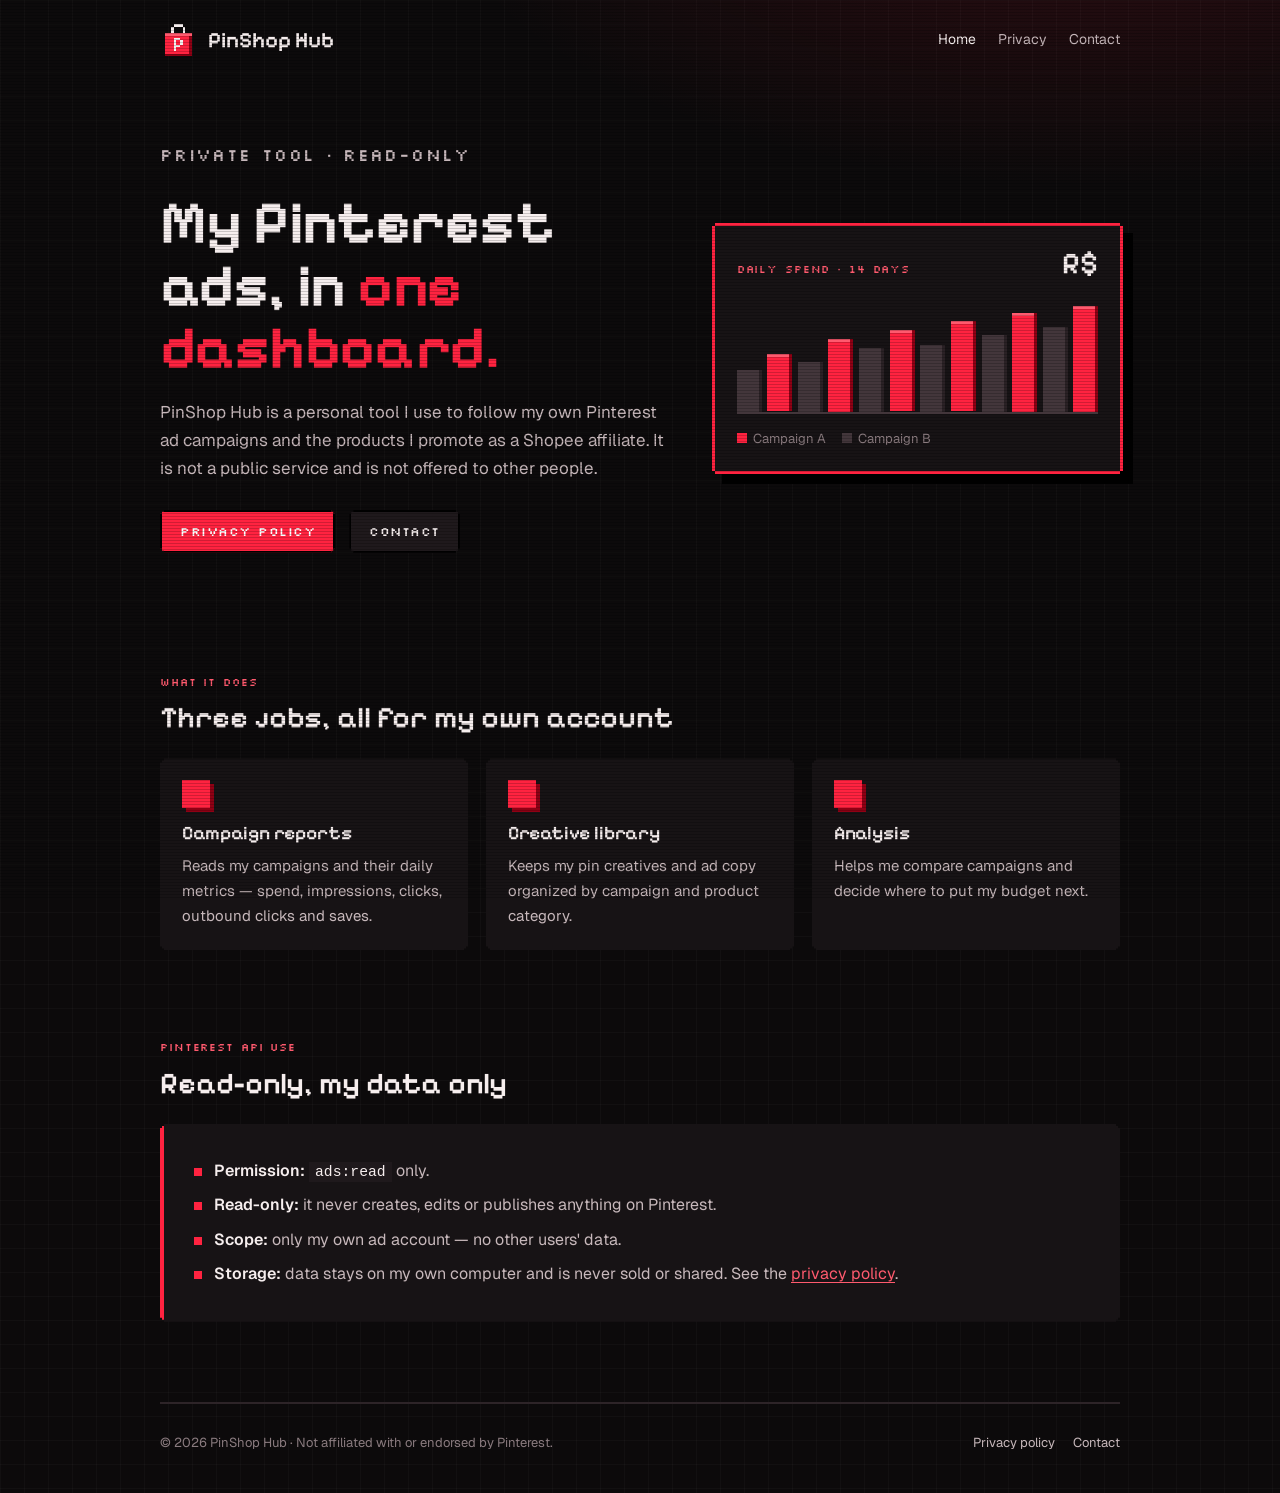
<file: index.html>
<!doctype html>
<html lang="en">
  <head>
    <meta charset="utf-8" />
    <meta name="viewport" content="width=device-width, initial-scale=1" />
    <title>PinShop Hub — private Pinterest ads dashboard</title>
    <meta name="description" content="PinShop Hub is a private, read-only dashboard I use to follow my own Pinterest ad campaigns." />
    <link rel="icon" href="icon.svg" type="image/svg+xml" />
    <link rel="preconnect" href="https://fonts.googleapis.com" />
    <link rel="preconnect" href="https://fonts.gstatic.com" crossorigin />
    <link href="https://fonts.googleapis.com/css2?family=Geist:wght@400;500;600&family=Pixelify+Sans:wght@500;600;700&family=Silkscreen&display=swap" rel="stylesheet" />
    <link rel="stylesheet" href="style.css" />
  </head>
  <body>
    <header class="wrap top">
      <a class="brand" href="./"><img src="icon.svg" alt="" />PinShop Hub</a>
      <nav class="nav">
        <a href="./" aria-current="page">Home</a>
        <a href="privacy.html">Privacy</a>
        <a href="https://github.com/foaxisz/pinshop-hub/issues">Contact</a>
      </nav>
    </header>

    <main>
      <div class="wrap hero">
        <div>
          <p class="label rise">Private tool · read-only</p>
          <h1 class="rise d1">My Pinterest ads, in <em>one dashboard.</em></h1>
          <p class="rise d2">
            PinShop Hub is a personal tool I use to follow my own Pinterest ad campaigns and the products I promote as a
            Shopee affiliate. It is not a public service and is not offered to other people.
          </p>
          <div class="actions rise d2">
            <a class="btn notch" href="privacy.html">Privacy policy</a>
            <a class="btn ghost notch" href="https://github.com/foaxisz/pinshop-hub/issues">Contact</a>
          </div>
        </div>

        <div class="screen rise d1" aria-hidden="true">
          <div class="row">
            <span class="label">Daily spend · 14 days</span>
            <span class="big">R$</span>
          </div>
          <div class="bars">
            <span style="height: 38%; animation-delay: 0ms"></span>
            <span style="height: 52%; animation-delay: 40ms"></span>
            <span style="height: 45%; animation-delay: 80ms"></span>
            <span style="height: 66%; animation-delay: 120ms"></span>
            <span style="height: 58%; animation-delay: 160ms"></span>
            <span style="height: 74%; animation-delay: 200ms"></span>
            <span style="height: 61%; animation-delay: 240ms"></span>
            <span style="height: 82%; animation-delay: 280ms"></span>
            <span style="height: 70%; animation-delay: 320ms"></span>
            <span style="height: 90%; animation-delay: 360ms"></span>
            <span style="height: 77%; animation-delay: 400ms"></span>
            <span style="height: 96%; animation-delay: 440ms"></span>
          </div>
          <div class="legend"><span><i></i>Campaign A</span><span><i class="off"></i>Campaign B</span></div>
        </div>
      </div>

      <section class="wrap">
        <p class="label">What it does</p>
        <h2>Three jobs, all for my own account</h2>
        <div class="cards">
          <article class="card notch">
            <div class="ico"></div>
            <h3>Campaign reports</h3>
            <p>Reads my campaigns and their daily metrics — spend, impressions, clicks, outbound clicks and saves.</p>
          </article>
          <article class="card notch">
            <div class="ico"></div>
            <h3>Creative library</h3>
            <p>Keeps my pin creatives and ad copy organized by campaign and product category.</p>
          </article>
          <article class="card notch">
            <div class="ico"></div>
            <h3>Analysis</h3>
            <p>Helps me compare campaigns and decide where to put my budget next.</p>
          </article>
        </div>
      </section>

      <section class="wrap">
        <p class="label">Pinterest API use</p>
        <h2>Read-only, my data only</h2>
        <div class="facts notch">
          <ul>
            <li><strong>Permission:</strong> <code>ads:read</code> only.</li>
            <li><strong>Read-only:</strong> it never creates, edits or publishes anything on Pinterest.</li>
            <li><strong>Scope:</strong> only my own ad account — no other users' data.</li>
            <li><strong>Storage:</strong> data stays on my own computer and is never sold or shared. See the <a href="privacy.html">privacy policy</a>.</li>
          </ul>
        </div>
      </section>
    </main>

    <footer class="wrap foot">
      <span>© 2026 PinShop Hub · Not affiliated with or endorsed by Pinterest.</span>
      <nav>
        <a href="privacy.html">Privacy policy</a>
        <a href="https://github.com/foaxisz/pinshop-hub/issues">Contact</a>
      </nav>
    </footer>
  </body>
</html>
</file>
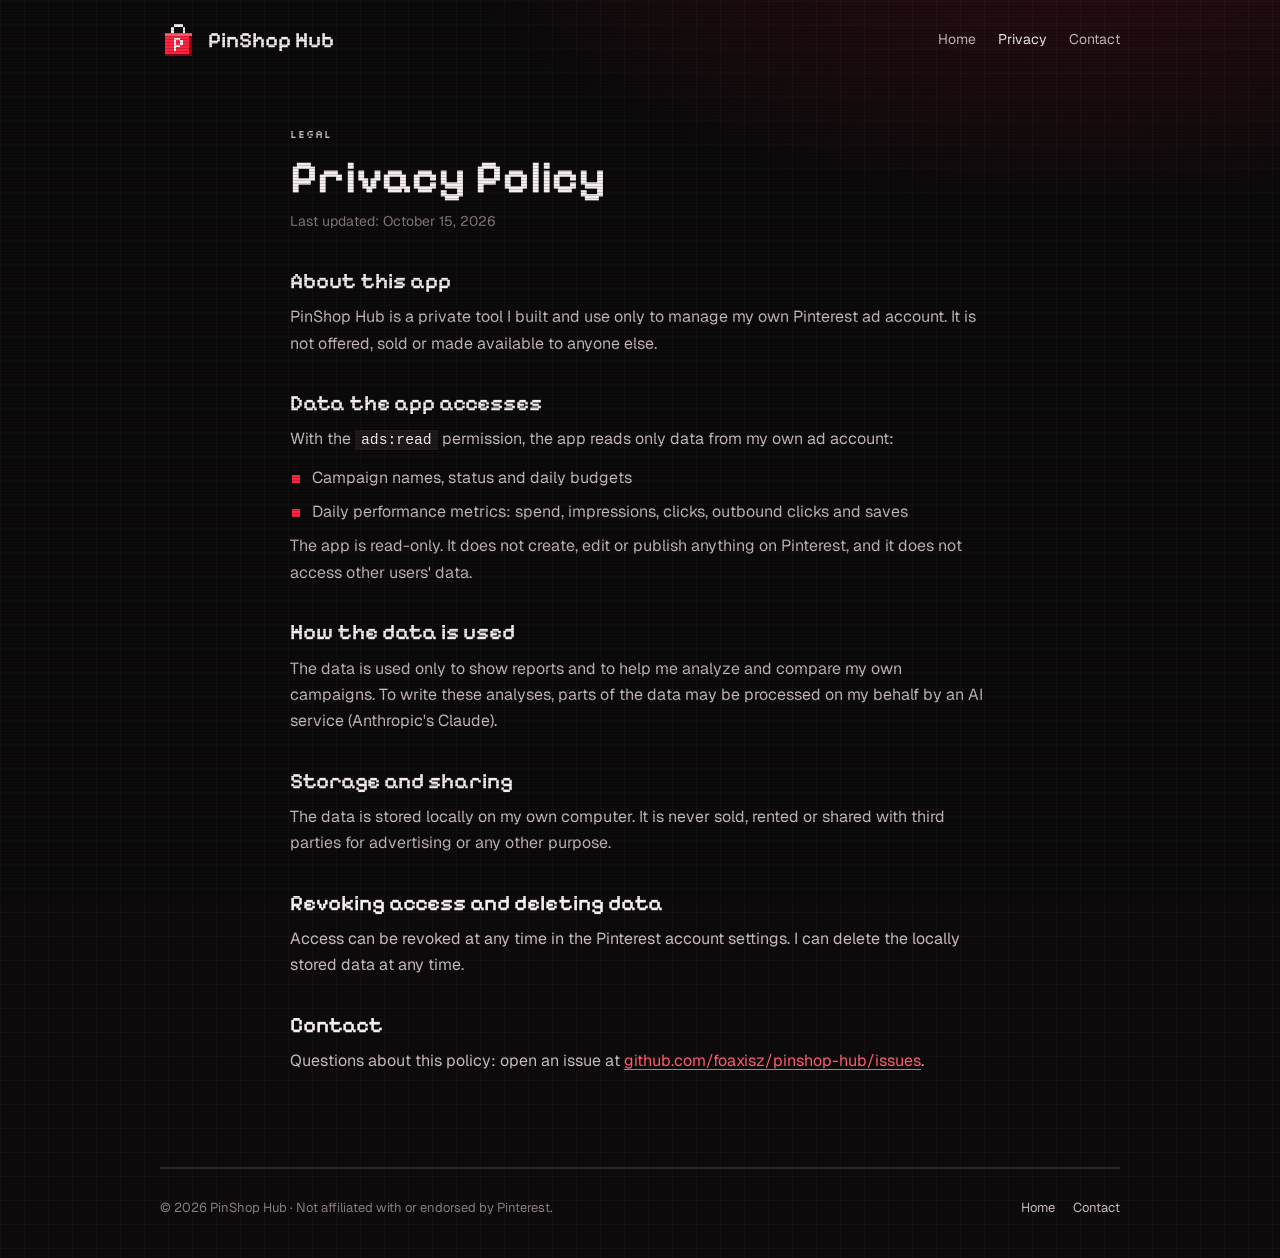
<file: privacy.html>
<!doctype html>
<html lang="en">
  <head>
    <meta charset="utf-8" />
    <meta name="viewport" content="width=device-width, initial-scale=1" />
    <title>Privacy Policy — PinShop Hub</title>
    <meta name="description" content="How PinShop Hub accesses, uses and stores Pinterest ad account data." />
    <link rel="icon" href="icon.svg" type="image/svg+xml" />
    <link rel="preconnect" href="https://fonts.googleapis.com" />
    <link rel="preconnect" href="https://fonts.gstatic.com" crossorigin />
    <link href="https://fonts.googleapis.com/css2?family=Geist:wght@400;500;600&family=Pixelify+Sans:wght@500;600;700&family=Silkscreen&display=swap" rel="stylesheet" />
    <link rel="stylesheet" href="style.css" />
  </head>
  <body>
    <header class="wrap top">
      <a class="brand" href="./"><img src="icon.svg" alt="" />PinShop Hub</a>
      <nav class="nav">
        <a href="./">Home</a>
        <a href="privacy.html" aria-current="page">Privacy</a>
        <a href="https://github.com/foaxisz/pinshop-hub/issues">Contact</a>
      </nav>
    </header>

    <main class="wrap doc rise">
      <p class="label">Legal</p>
      <h1>Privacy Policy</h1>
      <p class="updated">Last updated: October 15, 2026</p>

      <h2>About this app</h2>
      <p>
        PinShop Hub is a private tool I built and use only to manage my own Pinterest ad account. It is not offered, sold
        or made available to anyone else.
      </p>

      <h2>Data the app accesses</h2>
      <p>With the <code>ads:read</code> permission, the app reads only data from my own ad account:</p>
      <ul>
        <li>Campaign names, status and daily budgets</li>
        <li>Daily performance metrics: spend, impressions, clicks, outbound clicks and saves</li>
      </ul>
      <p>
        The app is read-only. It does not create, edit or publish anything on Pinterest, and it does not access other
        users' data.
      </p>

      <h2>How the data is used</h2>
      <p>
        The data is used only to show reports and to help me analyze and compare my own campaigns. To write these
        analyses, parts of the data may be processed on my behalf by an AI service (Anthropic's Claude).
      </p>

      <h2>Storage and sharing</h2>
      <p>
        The data is stored locally on my own computer. It is never sold, rented or shared with third parties for
        advertising or any other purpose.
      </p>

      <h2>Revoking access and deleting data</h2>
      <p>Access can be revoked at any time in the Pinterest account settings. I can delete the locally stored data at any time.</p>

      <h2>Contact</h2>
      <p>
        Questions about this policy: open an issue at
        <a href="https://github.com/foaxisz/pinshop-hub/issues">github.com/foaxisz/pinshop-hub/issues</a>.
      </p>
    </main>

    <footer class="wrap foot">
      <span>© 2026 PinShop Hub · Not affiliated with or endorsed by Pinterest.</span>
      <nav>
        <a href="./">Home</a>
        <a href="https://github.com/foaxisz/pinshop-hub/issues">Contact</a>
      </nav>
    </footer>
  </body>
</html>
</file>
<file: style.css>
/* PinShop Hub — site público (vitrine + política). Mesmo tema "red pixel" do app. */

:root {
  --bg: #0c0a0b;
  --panel: #171315;
  --panel-2: #1f191c;
  --line: #2d2428;
  --line-2: #43363b;
  --text: #f6eeee;
  --text-2: #c7b8bb;
  --text-3: #8a7b7f;
  --red: #ff2340;
  --red-hi: #ff5a6e;
  --red-3: #8f0014;
  --ease-soft: cubic-bezier(0.22, 0.8, 0.24, 1);
  --pixel: "Pixelify Sans", "Geist", system-ui, sans-serif;
  --label: "Silkscreen", ui-monospace, monospace;
  color-scheme: dark;
}

* {
  box-sizing: border-box;
}

html {
  background: var(--bg);
}

body {
  margin: 0;
  min-height: 100vh;
  color: var(--text);
  font: 400 16px/1.65 "Geist", ui-sans-serif, system-ui, sans-serif;
  -webkit-font-smoothing: antialiased;
  background:
    radial-gradient(60rem 30rem at 85% -10%, rgb(255 35 64 / 0.16), transparent 70%),
    linear-gradient(rgb(255 255 255 / 0.025) 1px, transparent 1px) 0 0 / 24px 24px,
    linear-gradient(90deg, rgb(255 255 255 / 0.025) 1px, transparent 1px) 0 0 / 24px 24px,
    var(--bg);
}

/* Linhas de CRT bem leves por cima de tudo */
body::after {
  content: "";
  position: fixed;
  inset: 0;
  pointer-events: none;
  background: repeating-linear-gradient(to bottom, rgb(0 0 0 / 0.18) 0 1px, transparent 1px 3px);
}

a {
  color: var(--red-hi);
  text-underline-offset: 3px;
}

::selection {
  background: var(--red);
  color: #fff;
}

.wrap {
  width: min(960px, 100% - 40px);
  margin-inline: auto;
}

/* Cantos de pixel art */
.notch {
  clip-path: polygon(
    0 4px, 2px 4px, 2px 2px, 4px 2px, 4px 0,
    calc(100% - 4px) 0, calc(100% - 4px) 2px, calc(100% - 2px) 2px, calc(100% - 2px) 4px, 100% 4px,
    100% calc(100% - 4px), calc(100% - 2px) calc(100% - 4px), calc(100% - 2px) calc(100% - 2px),
    calc(100% - 4px) calc(100% - 2px), calc(100% - 4px) 100%,
    4px 100%, 4px calc(100% - 2px), 2px calc(100% - 2px), 2px calc(100% - 4px), 0 calc(100% - 4px)
  );
}

.label {
  font-family: var(--label);
  text-transform: uppercase;
  letter-spacing: 0.08em;
  font-size: 11px;
  line-height: 1.2;
  color: var(--red-hi);
}

/* Topo */
.top {
  display: flex;
  align-items: center;
  justify-content: space-between;
  gap: 16px;
  padding-block: 22px;
}

.brand {
  display: flex;
  align-items: center;
  gap: 12px;
  color: var(--text);
  text-decoration: none;
  font: 600 22px/1 var(--pixel);
}

.brand img {
  width: 36px;
  height: 36px;
  image-rendering: pixelated;
}

.nav {
  display: flex;
  gap: 22px;
}

.nav a {
  color: var(--text-2);
  text-decoration: none;
  font-size: 14px;
  transition: color 160ms var(--ease-soft);
}

.nav a:hover,
.nav a[aria-current="page"] {
  color: var(--text);
}

/* Botões com sombra dura que afunda ao clicar */
.btn {
  display: inline-flex;
  align-items: center;
  gap: 8px;
  padding: 13px 18px;
  font: 400 13px/1 var(--label);
  text-transform: uppercase;
  letter-spacing: 0.04em;
  text-decoration: none;
  color: #fff;
  background: var(--red);
  border: 2px solid #000;
  box-shadow: 4px 4px 0 0 #000;
  transition:
    transform 120ms var(--ease-soft),
    box-shadow 120ms var(--ease-soft),
    background-color 160ms var(--ease-soft);
}

.btn:hover {
  transform: translate(-1px, -1px);
  box-shadow: 5px 5px 0 0 #000;
  background: var(--red-hi);
}

.btn:active {
  transform: translate(3px, 3px);
  box-shadow: 1px 1px 0 0 #000;
}

.btn.ghost {
  background: var(--panel-2);
  color: var(--text);
}

.btn.ghost:hover {
  background: var(--line-2);
}

/* Capa */
.hero {
  display: grid;
  grid-template-columns: minmax(0, 1.25fr) minmax(0, 1fr);
  align-items: center;
  gap: 48px;
  padding-block: 64px 72px;
}

.hero h1 {
  margin: 14px 0 18px;
  font: 700 clamp(38px, 6vw, 60px) / 1.04 var(--pixel);
  letter-spacing: -0.01em;
}

.hero h1 em {
  font-style: normal;
  color: var(--red);
}

.hero p {
  margin: 0 0 28px;
  max-width: 34em;
  color: var(--text-2);
  font-size: 17px;
}

.actions {
  display: flex;
  flex-wrap: wrap;
  gap: 14px;
}

/* Painel "relatório" desenhado com blocos */
.screen {
  position: relative;
  padding: 22px;
  background: var(--panel);
  box-shadow:
    0 -3px 0 0 var(--red),
    0 3px 0 0 var(--red),
    -3px 0 0 0 var(--red),
    3px 0 0 0 var(--red),
    10px 10px 0 3px #000;
}

.screen .row {
  display: flex;
  justify-content: space-between;
  align-items: baseline;
  margin-bottom: 16px;
}

.screen .big {
  font: 600 30px/1 var(--pixel);
}

.bars {
  display: flex;
  align-items: flex-end;
  gap: 6px;
  height: 120px;
  padding-top: 8px;
  border-bottom: 2px solid var(--line-2);
}

.bars span {
  flex: 1;
  background: var(--red);
  box-shadow: inset -3px 0 0 var(--red-3), inset 0 3px 0 var(--red-hi);
  transform-origin: bottom;
  animation: grow 0.9s var(--ease-soft) both;
}

.bars span:nth-child(odd) {
  background: var(--line-2);
  box-shadow: inset -3px 0 0 #2a2125;
}

.legend {
  display: flex;
  gap: 16px;
  margin-top: 14px;
  color: var(--text-3);
  font-size: 13px;
}

.legend i {
  display: inline-block;
  width: 10px;
  height: 10px;
  margin-right: 6px;
  background: var(--red);
}

.legend i.off {
  background: var(--line-2);
}

@keyframes grow {
  from {
    transform: scaleY(0.05);
  }
}

/* Seções */
section {
  padding-block: 40px;
}

h2 {
  margin: 8px 0 24px;
  font: 600 30px/1.15 var(--pixel);
}

.cards {
  display: grid;
  grid-template-columns: repeat(3, minmax(0, 1fr));
  gap: 18px;
}

.card {
  padding: 22px;
  background: var(--panel);
  transition: transform 220ms var(--ease-soft), background-color 220ms var(--ease-soft);
}

.card:hover {
  transform: translateY(-3px);
  background: var(--panel-2);
}

.card .ico {
  width: 28px;
  height: 28px;
  margin-bottom: 14px;
  background: var(--red);
  box-shadow: 4px 4px 0 0 var(--red-3);
}

.card h3 {
  margin: 0 0 8px;
  font: 600 19px/1.25 var(--pixel);
}

.card p {
  margin: 0;
  color: var(--text-2);
  font-size: 15px;
}

.facts {
  padding: 26px 28px;
  background: var(--panel);
  border-left: 4px solid var(--red);
}

.facts ul,
.doc ul {
  margin: 0;
  padding: 0;
  list-style: none;
}

.facts li,
.doc li {
  position: relative;
  padding-left: 22px;
  margin-block: 8px;
  color: var(--text-2);
}

.facts li::before,
.doc li::before {
  content: "";
  position: absolute;
  left: 2px;
  top: 0.62em;
  width: 8px;
  height: 8px;
  background: var(--red);
}

.facts strong,
.doc strong {
  color: var(--text);
  font-weight: 600;
}

/* Política de privacidade */
.doc {
  max-width: 700px;
  padding-block: 48px 40px;
}

.doc h1 {
  margin: 12px 0 6px;
  font: 700 clamp(34px, 5vw, 46px) / 1.1 var(--pixel);
}

.doc .updated {
  margin: 0 0 36px;
  color: var(--text-3);
  font-size: 14px;
}

.doc h2 {
  margin: 34px 0 10px;
  font-size: 22px;
}

.doc p {
  margin: 0 0 12px;
  color: var(--text-2);
}

code {
  font: 500 0.92em ui-monospace, "Geist Mono", monospace;
  padding: 2px 6px;
  background: var(--panel-2);
  color: var(--text);
}

/* Rodapé */
.foot {
  margin-top: 40px;
  padding-block: 28px 40px;
  border-top: 2px solid var(--line);
  display: flex;
  flex-wrap: wrap;
  justify-content: space-between;
  gap: 12px 24px;
  color: var(--text-3);
  font-size: 13px;
}

.foot nav {
  display: flex;
  gap: 18px;
}

.foot a {
  color: var(--text-2);
  text-decoration: none;
}

.foot a:hover {
  color: var(--text);
}

/* Entrada suave */
.rise {
  animation: rise 0.6s var(--ease-soft) both;
}

.rise.d1 {
  animation-delay: 80ms;
}

.rise.d2 {
  animation-delay: 160ms;
}

@keyframes rise {
  from {
    transform: translateY(10px);
    opacity: 0;
  }
}

@media (prefers-reduced-motion: reduce) {
  *,
  *::before,
  *::after {
    animation: none !important;
    transition: none !important;
  }
}

@media (max-width: 760px) {
  .hero {
    grid-template-columns: 1fr;
    gap: 40px;
    padding-block: 32px 48px;
  }

  .cards {
    grid-template-columns: 1fr;
  }

  .nav {
    gap: 16px;
  }
}
</file>
